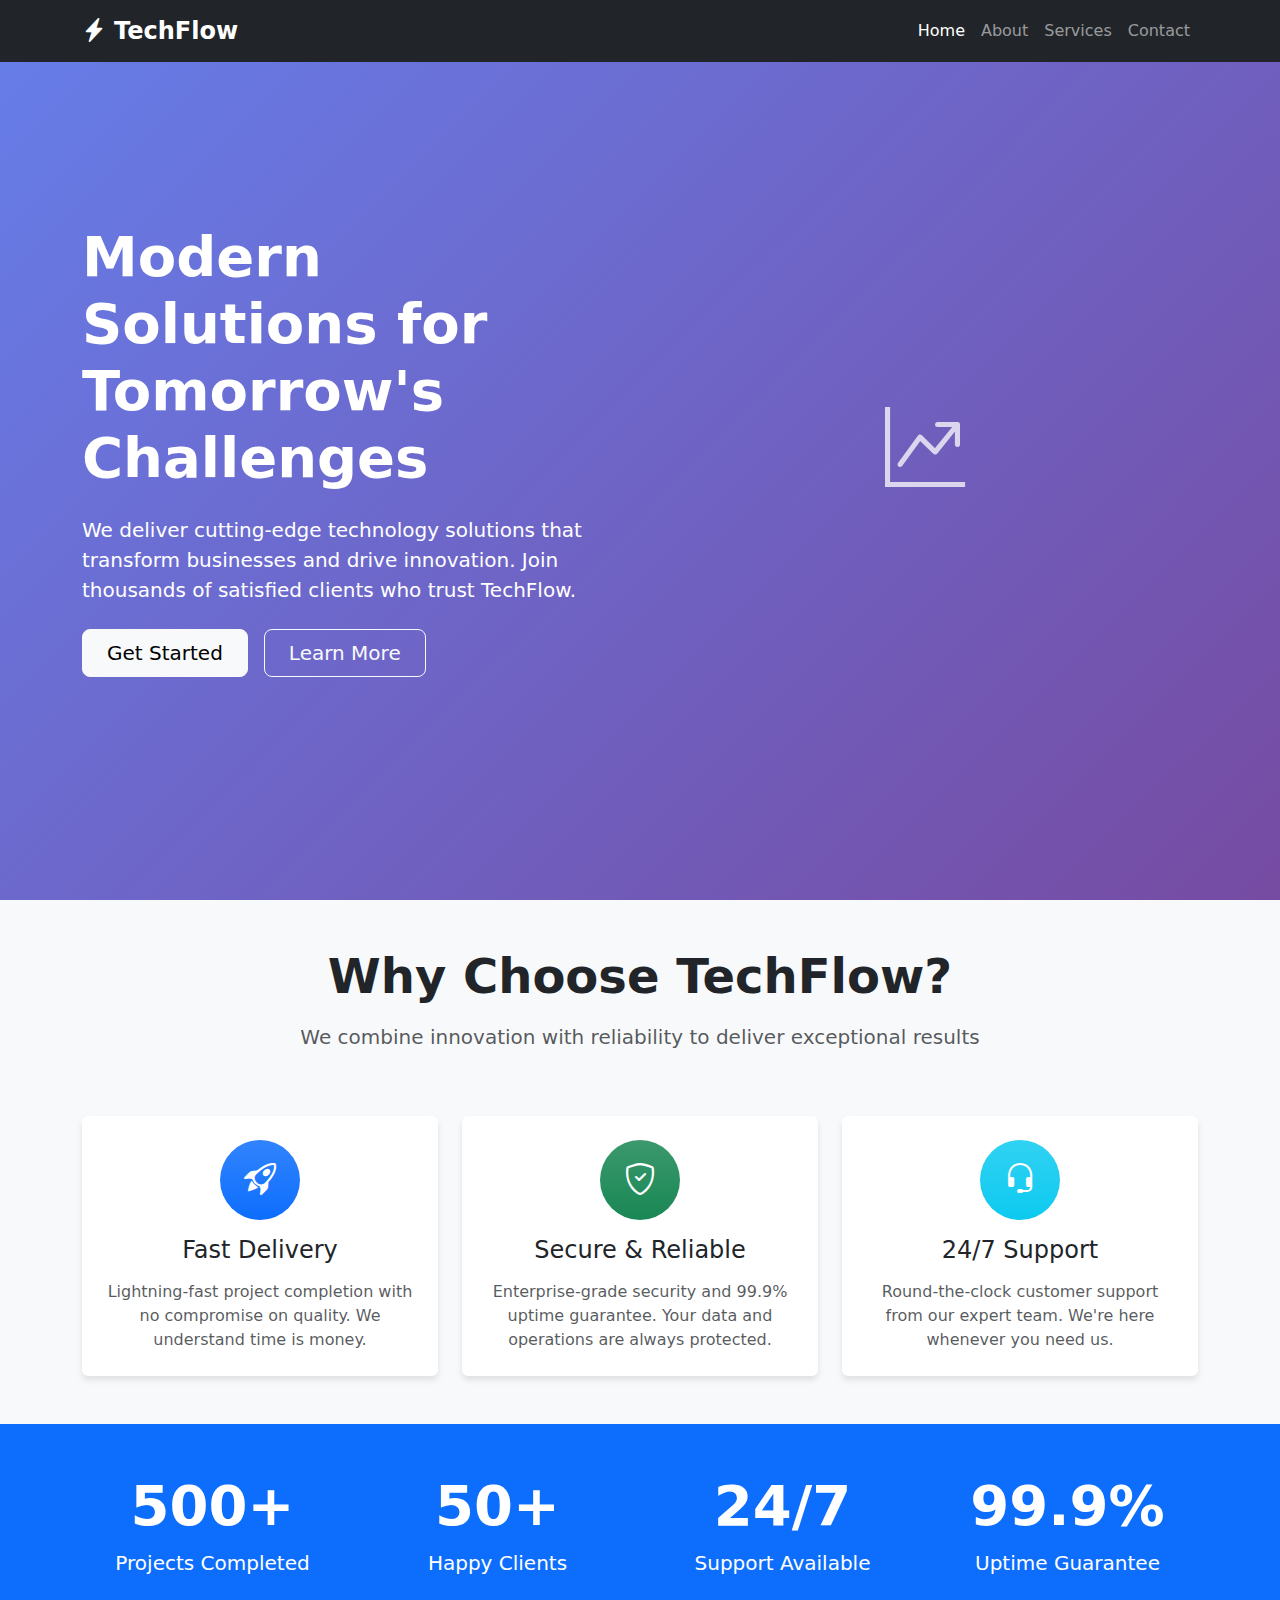
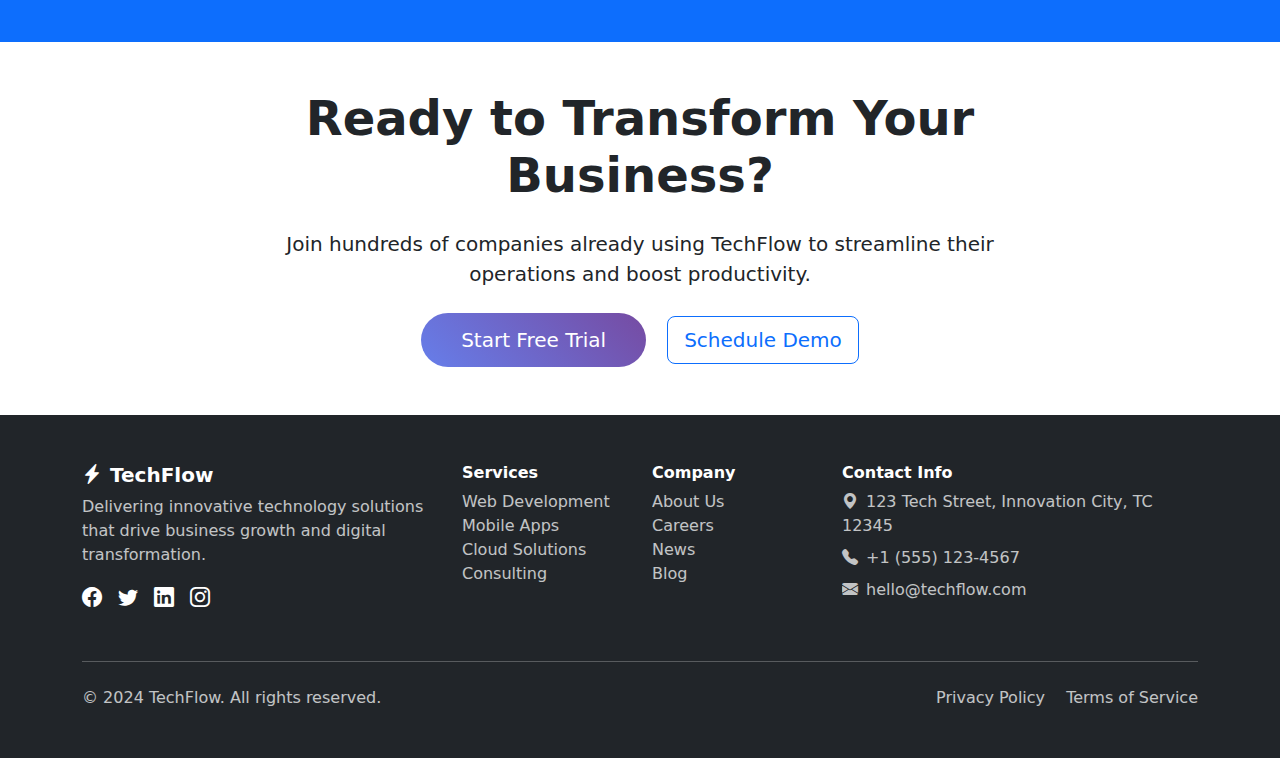
<file: index.html>
<!DOCTYPE html>
<html lang="en">
<head>
    <meta charset="UTF-8">
    <meta name="viewport" content="width=device-width, initial-scale=1.0">
    <title>TechFlow - Modern Solutions</title>
    <!-- Bootstrap 5 CSS -->
    <link href="https://cdn.jsdelivr.net/npm/bootstrap@5.3.2/dist/css/bootstrap.min.css" rel="stylesheet">
    <!-- Bootstrap Icons -->
    <link href="https://cdn.jsdelivr.net/npm/bootstrap-icons@1.11.0/font/bootstrap-icons.css" rel="stylesheet">
    <link rel="stylesheet" href="assests/css/style.css">
   
</head>
<body>
    <!-- Navigation -->
    <nav class="navbar navbar-expand-lg navbar-dark bg-dark fixed-top">
        <div class="container">
            <a class="navbar-brand" href="#"><i class="bi bi-lightning-charge-fill me-2"></i>TechFlow</a>
            <button class="navbar-toggler" type="button" data-bs-toggle="collapse" data-bs-target="#navbarNav">
                <span class="navbar-toggler-icon"></span>
            </button>
            <div class="collapse navbar-collapse" id="navbarNav">
                <ul class="navbar-nav ms-auto">
                    <li class="nav-item">
                        <a class="nav-link active" href="index.html">Home</a>
                    </li>
                    <li class="nav-item">
                        <a class="nav-link" href="about.html">About</a>
                    </li>
                   <li class="nav-item">
                        <a class="nav-link" href="about.html#services">Services</a>
                    </li>
                    <li class="nav-item">
                        <a class="nav-link" href="contact.html">Contact</a>
                    </li>
                </ul>
            </div>
        </div>
    </nav>

    <!-- Hero Section -->
    <section id="home" class="hero-section hero-section-1 text-white">
        <div class="container">
            <div class="row align-items-center">
                <div class="col-lg-6">
                    <h1 class="display-4 fw-bold mb-4">Modern Solutions for Tomorrow's Challenges</h1>
                    <p class="lead mb-4">We deliver cutting-edge technology solutions that transform businesses and drive innovation. Join thousands of satisfied clients who trust TechFlow.</p>
                    <div class="d-flex gap-3">
                        <button class="btn btn-light btn-lg px-4">Get Started</button>
                        <button class="btn btn-outline-light btn-lg px-4">Learn More</button>
                    </div>
                </div>
                <div class="col-lg-6 text-center">
                    <div class="p-5">
                        <i class="bi bi-graph-up-arrow display-1 text-white opacity-75"></i>
                    </div>
                </div>
            </div>
        </div>
    </section>

    <!-- Features Section -->
    <section class="py-5 bg-light">
        <div class="container">
            <div class="row mb-5">
                <div class="col-12 text-center">
                    <h2 class="display-5 fw-bold mb-3">Why Choose TechFlow?</h2>
                    <p class="lead text-muted">We combine innovation with reliability to deliver exceptional results</p>
                </div>
            </div>
            <div class="row g-4">
                <div class="col-md-4">
                    <div class="card feature-card h-100">
                        <div class="card-body text-center p-4">
                            <div class="bg-primary bg-gradient rounded-circle mx-auto mb-3 d-flex align-items-center justify-content-center" style="width: 80px; height: 80px;">
                                <i class="bi bi-rocket-takeoff text-white fs-2"></i>
                            </div>
                            <h4 class="card-title mb-3">Fast Delivery</h4>
                            <p class="card-text text-muted">Lightning-fast project completion with no compromise on quality. We understand time is money.</p>
                        </div>
                    </div>
                </div>
                <div class="col-md-4">
                    <div class="card feature-card h-100">
                        <div class="card-body text-center p-4">
                            <div class="bg-success bg-gradient rounded-circle mx-auto mb-3 d-flex align-items-center justify-content-center" style="width: 80px; height: 80px;">
                                <i class="bi bi-shield-check text-white fs-2"></i>
                            </div>
                            <h4 class="card-title mb-3">Secure & Reliable</h4>
                            <p class="card-text text-muted">Enterprise-grade security and 99.9% uptime guarantee. Your data and operations are always protected.</p>
                        </div>
                    </div>
                </div>
                <div class="col-md-4">
                    <div class="card feature-card h-100">
                        <div class="card-body text-center p-4">
                            <div class="bg-info bg-gradient rounded-circle mx-auto mb-3 d-flex align-items-center justify-content-center" style="width: 80px; height: 80px;">
                                <i class="bi bi-headset text-white fs-2"></i>
                            </div>
                            <h4 class="card-title mb-3">24/7 Support</h4>
                            <p class="card-text text-muted">Round-the-clock customer support from our expert team. We're here whenever you need us.</p>
                        </div>
                    </div>
                </div>
            </div>
        </div>
    </section>

    <!-- Stats Section -->
    <section class="py-5 bg-primary text-white">
        <div class="container">
            <div class="row text-center">
                <div class="col-md-3 mb-4 mb-md-0">
                    <h3 class="display-4 fw-bold">500+</h3>
                    <p class="lead">Projects Completed</p>
                </div>
                <div class="col-md-3 mb-4 mb-md-0">
                    <h3 class="display-4 fw-bold">50+</h3>
                    <p class="lead">Happy Clients</p>
                </div>
                <div class="col-md-3 mb-4 mb-md-0">
                    <h3 class="display-4 fw-bold">24/7</h3>
                    <p class="lead">Support Available</p>
                </div>
                <div class="col-md-3">
                    <h3 class="display-4 fw-bold">99.9%</h3>
                    <p class="lead">Uptime Guarantee</p>
                </div>
            </div>
        </div>
    </section>

    <!-- CTA Section -->
    <section class="py-5">
        <div class="container">
            <div class="row justify-content-center text-center">
                <div class="col-lg-8">
                    <h2 class="display-5 fw-bold mb-4">Ready to Transform Your Business?</h2>
                    <p class="lead mb-4">Join hundreds of companies already using TechFlow to streamline their operations and boost productivity.</p>
                    <button class="btn btn-custom btn-lg text-white me-3">Start Free Trial</button>
                    <button class="btn btn-outline-primary btn-lg">Schedule Demo</button>
                </div>
            </div>
        </div>
    </section>

    <!-- Footer -->
    <footer class="bg-dark text-white py-5">
        <div class="container">
            <div class="row">
                <div class="col-lg-4 mb-4">
                    <h5 class="fw-bold"><i class="bi bi-lightning-charge-fill me-2"></i>TechFlow</h5>
                    <p class="text-light opacity-75">Delivering innovative technology solutions that drive business growth and digital transformation.</p>
                    <div class="d-flex gap-3">
                        <a href="#" class="text-white"><i class="bi bi-facebook fs-5"></i></a>
                        <a href="#" class="text-white"><i class="bi bi-twitter fs-5"></i></a>
                        <a href="#" class="text-white"><i class="bi bi-linkedin fs-5"></i></a>
                        <a href="#" class="text-white"><i class="bi bi-instagram fs-5"></i></a>
                    </div>
                </div>
                <div class="col-lg-2 col-md-6 mb-4">
                    <h6 class="fw-bold">Services</h6>
                    <ul class="list-unstyled">
                        <li><a href="#" class="text-light text-decoration-none opacity-75">Web Development</a></li>
                        <li><a href="#" class="text-light text-decoration-none opacity-75">Mobile Apps</a></li>
                        <li><a href="#" class="text-light text-decoration-none opacity-75">Cloud Solutions</a></li>
                        <li><a href="#" class="text-light text-decoration-none opacity-75">Consulting</a></li>
                    </ul>
                </div>
                <div class="col-lg-2 col-md-6 mb-4">
                    <h6 class="fw-bold">Company</h6>
                    <ul class="list-unstyled">
                        <li><a href="#" class="text-light text-decoration-none opacity-75">About Us</a></li>
                        <li><a href="#" class="text-light text-decoration-none opacity-75">Careers</a></li>
                        <li><a href="#" class="text-light text-decoration-none opacity-75">News</a></li>
                        <li><a href="#" class="text-light text-decoration-none opacity-75">Blog</a></li>
                    </ul>
                </div>
                <div class="col-lg-4">
                    <h6 class="fw-bold">Contact Info</h6>
                    <p class="text-light opacity-75 mb-2"><i class="bi bi-geo-alt-fill me-2"></i>123 Tech Street, Innovation City, TC 12345</p>
                    <p class="text-light opacity-75 mb-2"><i class="bi bi-telephone-fill me-2"></i>+1 (555) 123-4567</p>
                    <p class="text-light opacity-75"><i class="bi bi-envelope-fill me-2"></i>hello@techflow.com</p>
                </div>
            </div>
            <hr class="my-4 opacity-25">
            <div class="row align-items-center">
                <div class="col-md-6">
                    <p class="mb-0 text-light opacity-75">&copy; 2024 TechFlow. All rights reserved.</p>
                </div>
                <div class="col-md-6 text-md-end">
                    <a href="#" class="text-light text-decoration-none opacity-75 me-3">Privacy Policy</a>
                    <a href="#" class="text-light text-decoration-none opacity-75">Terms of Service</a>
                </div>
            </div>
        </div>
    </footer>

    <!-- Bootstrap 5 JS -->
    <script src="https://cdn.jsdelivr.net/npm/bootstrap@5.3.2/dist/js/bootstrap.bundle.min.js"></script>
</body>
</html>
</file>
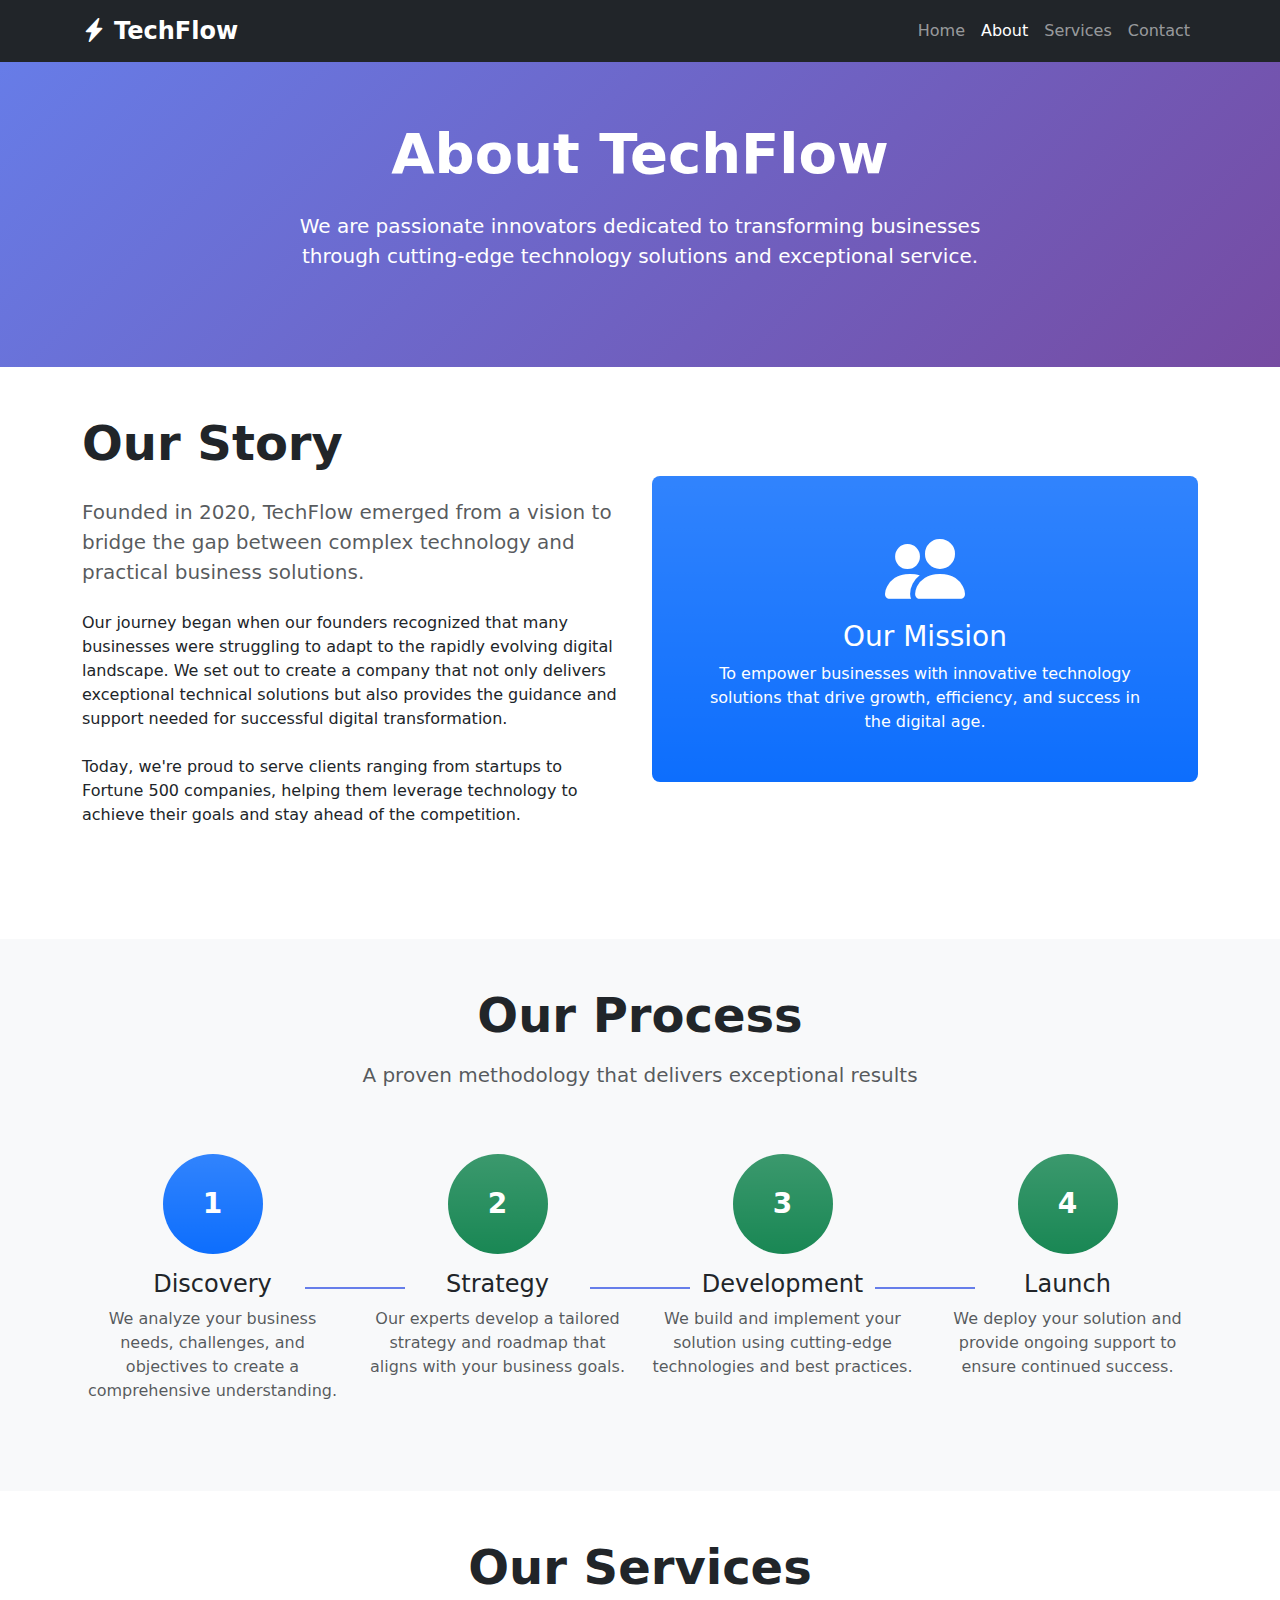
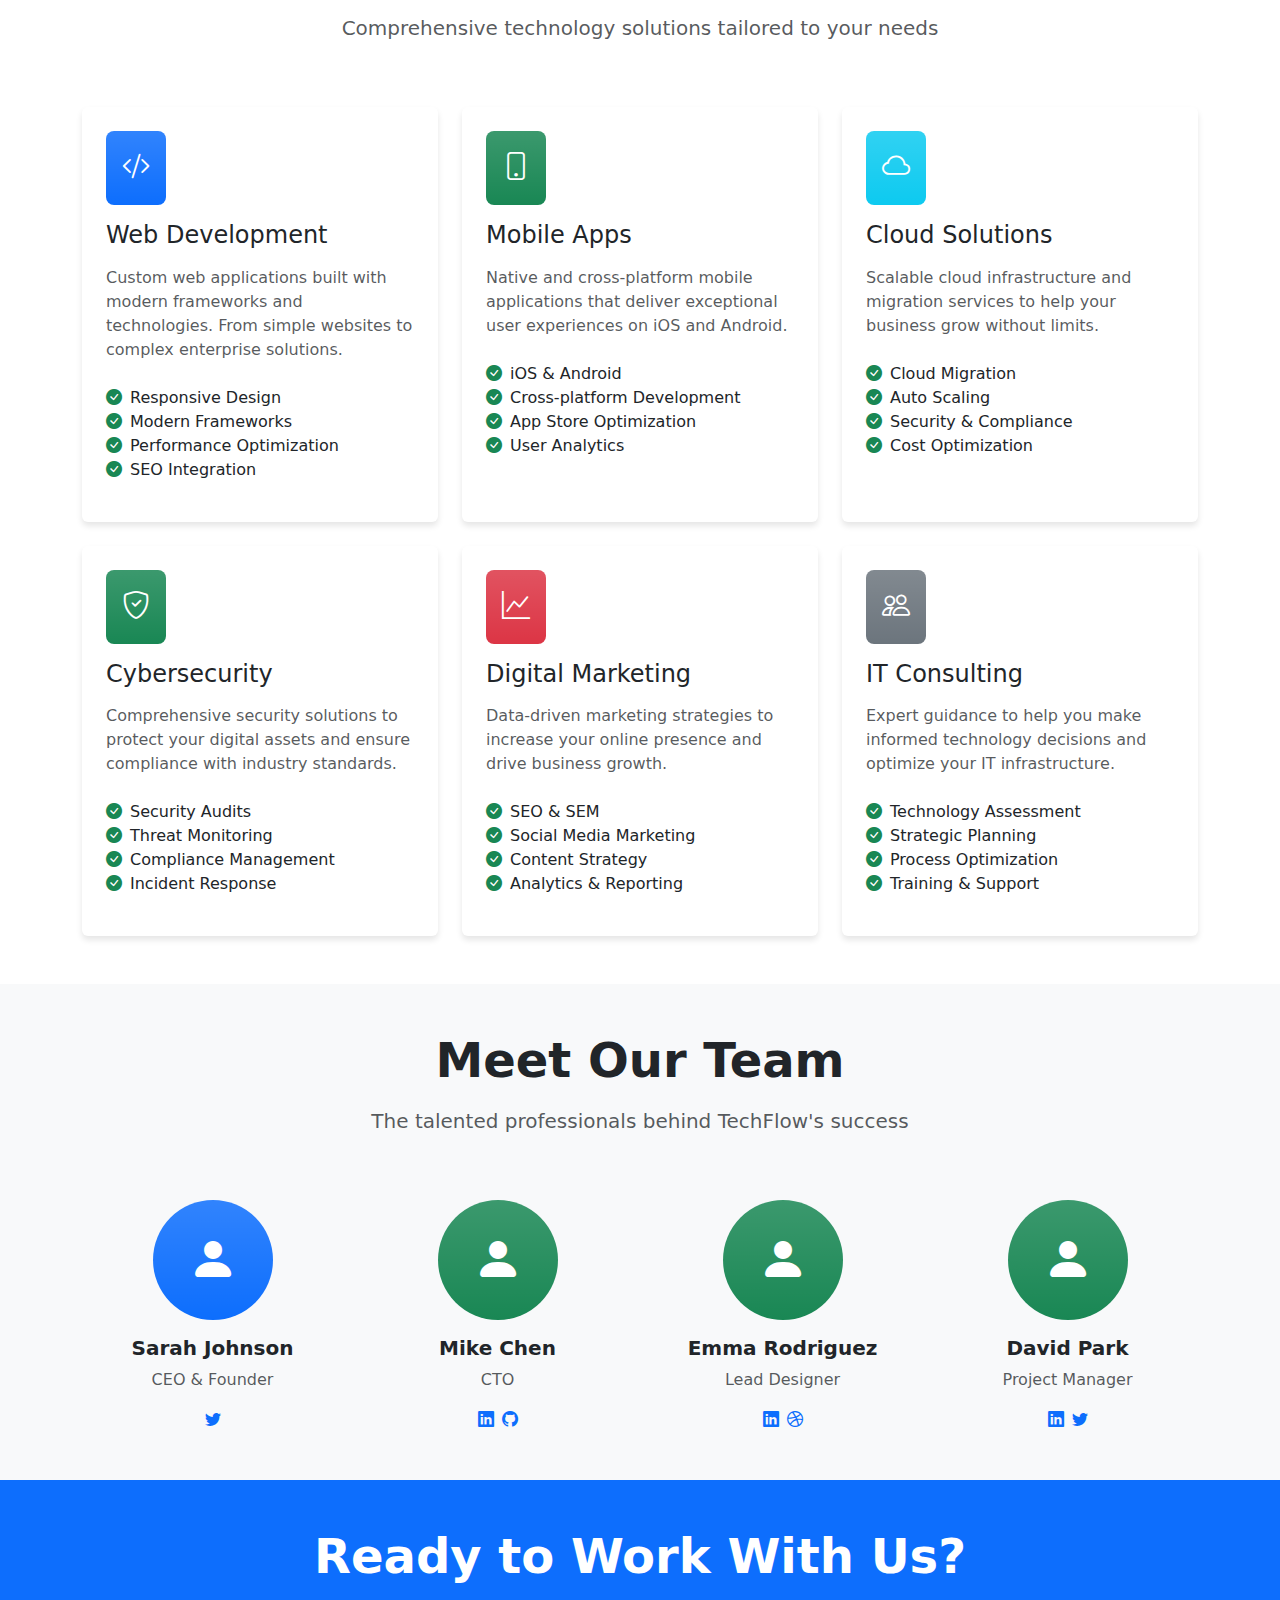
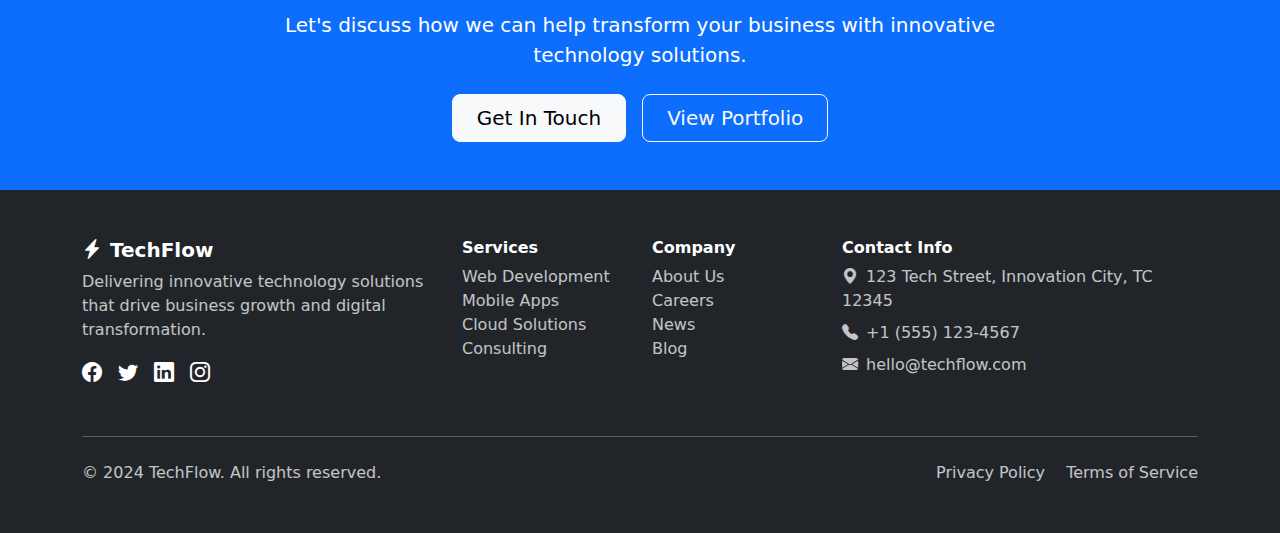
<file: about.html>
<!DOCTYPE html>
<html lang="en">
<head>
    <meta charset="UTF-8">
    <meta name="viewport" content="width=device-width, initial-scale=1.0">
    <title>About Us - TechFlow</title>
    <!-- Bootstrap 5 CSS -->
    <link href="https://cdn.jsdelivr.net/npm/bootstrap@5.3.2/dist/css/bootstrap.min.css" rel="stylesheet">
    <!-- Bootstrap Icons -->
    <link href="https://cdn.jsdelivr.net/npm/bootstrap-icons@1.11.0/font/bootstrap-icons.css" rel="stylesheet">
        <link rel="stylesheet" href="/assests/css/style.css">
</head>
<body>
    <!-- Navigation -->
    <nav class="navbar navbar-expand-lg navbar-dark bg-dark fixed-top">
        <div class="container">
            <a class="navbar-brand" href="index.html"><i class="bi bi-lightning-charge-fill me-2"></i>TechFlow</a>
            <button class="navbar-toggler" type="button" data-bs-toggle="collapse" data-bs-target="#navbarNav">
                <span class="navbar-toggler-icon"></span>
            </button>
            <div class="collapse navbar-collapse" id="navbarNav">
                <ul class="navbar-nav ms-auto">
                    <li class="nav-item">
                        <a class="nav-link" href="index.html">Home</a>
                    </li>
                    <li class="nav-item">
                        <a class="nav-link active" href="about.html">About</a>
                    </li>
                    <li class="nav-item">
                        <a class="nav-link" href="#services">Services</a>
                    </li>
                    <li class="nav-item">
                        <a class="nav-link" href="contact.html">Contact</a>
                    </li>
                </ul>
            </div>
        </div>
    </nav>

    <!-- Hero Section -->
    <section class="hero-about text-white text-center">
        <div class="container">
            <div class="row">
                <div class="col-lg-8 mx-auto">
                    <h1 class="display-4 fw-bold mb-4">About TechFlow</h1>
                    <p class="lead">We are passionate innovators dedicated to transforming businesses through cutting-edge technology solutions and exceptional service.</p>
                </div>
            </div>
        </div>
    </section>

    <!-- About Content -->
    <section class="py-5">
        <div class="container">
            <div class="row align-items-center mb-5">
                <div class="col-lg-6">
                    <h2 class="display-5 fw-bold mb-4">Our Story</h2>
                    <p class="lead text-muted mb-4">Founded in 2020, TechFlow emerged from a vision to bridge the gap between complex technology and practical business solutions.</p>
                    <p class="mb-4">Our journey began when our founders recognized that many businesses were struggling to adapt to the rapidly evolving digital landscape. We set out to create a company that not only delivers exceptional technical solutions but also provides the guidance and support needed for successful digital transformation.</p>
                    <p>Today, we're proud to serve clients ranging from startups to Fortune 500 companies, helping them leverage technology to achieve their goals and stay ahead of the competition.</p>
                </div>
                <div class="col-lg-6">
                    <div class="bg-primary bg-gradient rounded-3 p-5 text-white text-center">
                        <i class="bi bi-people-fill display-1 mb-3"></i>
                        <h3>Our Mission</h3>
                        <p class="mb-0">To empower businesses with innovative technology solutions that drive growth, efficiency, and success in the digital age.</p>
                    </div>
                </div>
            </div>
        </div>
    </section>

    <!-- Our Process -->
    <section class="py-5 bg-light">
        <div class="container">
            <div class="row mb-5">
                <div class="col-12 text-center">
                    <h2 class="display-5 fw-bold mb-3">Our Process</h2>
                    <p class="lead text-muted">A proven methodology that delivers exceptional results</p>
                </div>
            </div>
            <div class="row">
                <div class="col-md-3 process-step text-center mb-4">
                    <div class="bg-primary bg-gradient rounded-circle mx-auto mb-3 d-flex align-items-center justify-content-center" style="width: 100px; height: 100px;">
                        <span class="text-white fw-bold fs-3">1</span>
                    </div>
                    <h4>Discovery</h4>
                    <p class="text-muted">We analyze your business needs, challenges, and objectives to create a comprehensive understanding.</p>
                </div>
                <div class="col-md-3 process-step text-center mb-4">
                    <div class="bg-success bg-gradient rounded-circle mx-auto mb-3 d-flex align-items-center justify-content-center" style="width: 100px; height: 100px;">
                        <span class="text-white fw-bold fs-3">2</span>
                    </div>
                    <h4>Strategy</h4>
                    <p class="text-muted">Our experts develop a tailored strategy and roadmap that aligns with your business goals.</p>
                </div>
                <div class="col-md-3 process-step text-center mb-4">
                    <div class="bg-success bg-gradient rounded-circle mx-auto mb-3 d-flex align-items-center justify-content-center" style="width: 100px; height: 100px;">
                        <span class="text-white fw-bold fs-3">3</span>
                    </div>
                    <h4>Development</h4>
                    <p class="text-muted">We build and implement your solution using cutting-edge technologies and best practices.</p>
                </div>
                <div class="col-md-3 process-step text-center mb-4">
                    <div class=" bg-success bg-gradient rounded-circle mx-auto mb-3 d-flex align-items-center justify-content-center" style="width: 100px; height: 100px;">
                        <span class="text-white fw-bold fs-3">4</span>
                    </div>
                    <h4>Launch</h4>
                    <p class="text-muted">We deploy your solution and provide ongoing support to ensure continued success.</p>
                </div>
            </div>
        </div>
    </section>

    <!-- Services Section -->
    <section id="services" class="py-5">
        <div class="container">
            <div class="row mb-5">
                <div class="col-12 text-center">
                    <h2 class="display-5 fw-bold mb-3">Our Services</h2>
                    <p class="lead text-muted">Comprehensive technology solutions tailored to your needs</p>
                </div>
            </div>
            <div class="row g-4">
                <div class="col-lg-4 col-md-6">
                    <div class="card service-card h-100">
                        <div class="card-body p-4">
                            <div class="bg-primary bg-gradient rounded-3 p-3 mb-3 d-inline-block">
                                <i class="bi bi-code-slash text-white fs-3"></i>
                            </div>
                            <h4 class="card-title mb-3">Web Development</h4>
                            <p class="card-text text-muted mb-4">Custom web applications built with modern frameworks and technologies. From simple websites to complex enterprise solutions.</p>
                            <ul class="list-unstyled">
                                <li><i class="bi bi-check-circle-fill text-success me-2"></i>Responsive Design</li>
                                <li><i class="bi bi-check-circle-fill text-success me-2"></i>Modern Frameworks</li>
                                <li><i class="bi bi-check-circle-fill text-success me-2"></i>Performance Optimization</li>
                                <li><i class="bi bi-check-circle-fill text-success me-2"></i>SEO Integration</li>
                            </ul>
                        </div>
                    </div>
                </div>
                <div class="col-lg-4 col-md-6">
                    <div class="card service-card h-100">
                        <div class="card-body p-4">
                            <div class="bg-success bg-gradient rounded-3 p-3 mb-3 d-inline-block">
                                <i class="bi bi-phone text-white fs-3"></i>
                            </div>
                            <h4 class="card-title mb-3">Mobile Apps</h4>
                            <p class="card-text text-muted mb-4">Native and cross-platform mobile applications that deliver exceptional user experiences on iOS and Android.</p>
                            <ul class="list-unstyled">
                                <li><i class="bi bi-check-circle-fill text-success me-2"></i>iOS & Android</li>
                                <li><i class="bi bi-check-circle-fill text-success me-2"></i>Cross-platform Development</li>
                                <li><i class="bi bi-check-circle-fill text-success me-2"></i>App Store Optimization</li>
                                <li><i class="bi bi-check-circle-fill text-success me-2"></i>User Analytics</li>
                            </ul>
                        </div>
                    </div>
                </div>
                <div class="col-lg-4 col-md-6">
                    <div class="card service-card h-100">
                        <div class="card-body p-4">
                            <div class="bg-info bg-gradient rounded-3 p-3 mb-3 d-inline-block">
                                <i class="bi bi-cloud text-white fs-3"></i>
                            </div>
                            <h4 class="card-title mb-3">Cloud Solutions</h4>
                            <p class="card-text text-muted mb-4">Scalable cloud infrastructure and migration services to help your business grow without limits.</p>
                            <ul class="list-unstyled">
                                <li><i class="bi bi-check-circle-fill text-success me-2"></i>Cloud Migration</li>
                                <li><i class="bi bi-check-circle-fill text-success me-2"></i>Auto Scaling</li>
                                <li><i class="bi bi-check-circle-fill text-success me-2"></i>Security & Compliance</li>
                                <li><i class="bi bi-check-circle-fill text-success me-2"></i>Cost Optimization</li>
                            </ul>
                        </div>
                    </div>
                </div>
                <div class="col-lg-4 col-md-6">
                    <div class="card service-card h-100">
                        <div class="card-body p-4">
                            <div class="bg-success bg-gradient rounded-3 p-3 mb-3 d-inline-block">
                                <i class="bi bi-shield-check text-white fs-3"></i>
                            </div>
                            <h4 class="card-title mb-3">Cybersecurity</h4>
                            <p class="card-text text-muted mb-4">Comprehensive security solutions to protect your digital assets and ensure compliance with industry standards.</p>
                            <ul class="list-unstyled">
                                <li><i class="bi bi-check-circle-fill text-success me-2"></i>Security Audits</li>
                                <li><i class="bi bi-check-circle-fill text-success me-2"></i>Threat Monitoring</li>
                                <li><i class="bi bi-check-circle-fill text-success me-2"></i>Compliance Management</li>
                                <li><i class="bi bi-check-circle-fill text-success me-2"></i>Incident Response</li>
                            </ul>
                        </div>
                    </div>
                </div>
                <div class="col-lg-4 col-md-6">
                    <div class="card service-card h-100">
                        <div class="card-body p-4">
                            <div class="bg-danger bg-gradient rounded-3 p-3 mb-3 d-inline-block">
                                <i class="bi bi-graph-up text-white fs-3"></i>
                            </div>
                            <h4 class="card-title mb-3">Digital Marketing</h4>
                            <p class="card-text text-muted mb-4">Data-driven marketing strategies to increase your online presence and drive business growth.</p>
                            <ul class="list-unstyled">
                                <li><i class="bi bi-check-circle-fill text-success me-2"></i>SEO & SEM</li>
                                <li><i class="bi bi-check-circle-fill text-success me-2"></i>Social Media Marketing</li>
                                <li><i class="bi bi-check-circle-fill text-success me-2"></i>Content Strategy</li>
                                <li><i class="bi bi-check-circle-fill text-success me-2"></i>Analytics & Reporting</li>
                            </ul>
                        </div>
                    </div>
                </div>
                <div class="col-lg-4 col-md-6">
                    <div class="card service-card h-100">
                        <div class="card-body p-4">
                            <div class="bg-secondary bg-gradient rounded-3 p-3 mb-3 d-inline-block">
                                <i class="bi bi-people text-white fs-3"></i>
                            </div>
                            <h4 class="card-title mb-3">IT Consulting</h4>
                            <p class="card-text text-muted mb-4">Expert guidance to help you make informed technology decisions and optimize your IT infrastructure.</p>
                            <ul class="list-unstyled">
                                <li><i class="bi bi-check-circle-fill text-success me-2"></i>Technology Assessment</li>
                                <li><i class="bi bi-check-circle-fill text-success me-2"></i>Strategic Planning</li>
                                <li><i class="bi bi-check-circle-fill text-success me-2"></i>Process Optimization</li>
                                <li><i class="bi bi-check-circle-fill text-success me-2"></i>Training & Support</li>
                            </ul>
                        </div>
                    </div>
                </div>
            </div>
        </div>
    </section>

    <!-- Team Section -->
    <section class="py-5 bg-light">
        <div class="container">
            <div class="row mb-5">
                <div class="col-12 text-center">
                    <h2 class="display-5 fw-bold mb-3">Meet Our Team</h2>
                    <p class="lead text-muted">The talented professionals behind TechFlow's success</p>
                </div>
            </div>
            <div class="row g-4">
                <div class="col-lg-3 col-md-6">
                    <div class="text-center team-member">
                        <div class="bg-primary bg-gradient rounded-circle mx-auto mb-3 d-flex align-items-center justify-content-center" style="width: 120px; height: 120px;">
                            <i class="bi bi-person-fill text-white" style="font-size: 3rem;"></i>
                        </div>
                        <h5 class="fw-bold">Sarah Johnson</h5>
                        <p class="text-muted">CEO & Founder</p>
                        <div class="d-flex justify-content-center gap-2">
                            <a href="#" class="text-primary"><i class="bi bi-twitter"></i></a>
                        </div>
                    </div>
                </div>
                <div class="col-lg-3 col-md-6">
                    <div class="text-center team-member">
                        <div class="bg-success bg-gradient rounded-circle mx-auto mb-3 d-flex align-items-center justify-content-center" style="width: 120px; height: 120px;">
                            <i class="bi bi-person-fill text-white" style="font-size: 3rem;"></i>
                        </div>
                        <h5 class="fw-bold">Mike Chen</h5>
                        <p class="text-muted">CTO</p>
                        <div class="d-flex justify-content-center gap-2">
                            <a href="#" class="text-primary"><i class="bi bi-linkedin"></i></a>
                            <a href="#" class="text-primary"><i class="bi bi-github"></i></a>
                        </div>
                    </div>
                </div>
                <div class="col-lg-3 col-md-6">
                    <div class="text-center team-member">
                        <div class="bg-success bg-gradient rounded-circle mx-auto mb-3 d-flex align-items-center justify-content-center" style="width: 120px; height: 120px;">
                            <i class="bi bi-person-fill text-white" style="font-size: 3rem;"></i>
                        </div>
                        <h5 class="fw-bold">Emma Rodriguez</h5>
                        <p class="text-muted">Lead Designer</p>
                        <div class="d-flex justify-content-center gap-2">
                            <a href="#" class="text-primary"><i class="bi bi-linkedin"></i></a>
                            <a href="#" class="text-primary"><i class="bi bi-dribbble"></i></a>
                        </div>
                    </div>
                </div>
                <div class="col-lg-3 col-md-6">
                    <div class="text-center team-member">
                        <div class="bg-success bg-gradient rounded-circle mx-auto mb-3 d-flex align-items-center justify-content-center" style="width: 120px; height: 120px;">
                            <i class="bi bi-person-fill text-white" style="font-size: 3rem;"></i>
                        </div>
                        <h5 class="fw-bold">David Park</h5>
                        <p class="text-muted">Project Manager</p>
                        <div class="d-flex justify-content-center gap-2">
                            <a href="#" class="text-primary"><i class="bi bi-linkedin"></i></a>
                            <a href="#" class="text-primary"><i class="bi bi-twitter"></i></a>
                        </div>
                    </div>
                </div>
            </div>
        </div>
    </section>

    <!-- CTA Section -->
    <section class="py-5 bg-primary text-white">
        <div class="container">
            <div class="row justify-content-center text-center">
                <div class="col-lg-8">
                    <h2 class="display-5 fw-bold mb-4">Ready to Work With Us?</h2>
                    <p class="lead mb-4">Let's discuss how we can help transform your business with innovative technology solutions.</p>
                    <div class="d-flex gap-3 justify-content-center">
                        <a href="contact.html" class="btn btn-light btn-lg px-4">Get In Touch</a>
                        <button class="btn btn-outline-light btn-lg px-4">View Portfolio</button>
                    </div>
                </div>
            </div>
        </div>
    </section>

    <!-- Footer -->
    <footer class="bg-dark text-white py-5">
        <div class="container">
            <div class="row">
                <div class="col-lg-4 mb-4">
                    <h5 class="fw-bold"><i class="bi bi-lightning-charge-fill me-2"></i>TechFlow</h5>
                    <p class="text-light opacity-75">Delivering innovative technology solutions that drive business growth and digital transformation.</p>
                    <div class="d-flex gap-3">
                        <a href="#" class="text-white"><i class="bi bi-facebook fs-5"></i></a>
                        <a href="#" class="text-white"><i class="bi bi-twitter fs-5"></i></a>
                        <a href="#" class="text-white"><i class="bi bi-linkedin fs-5"></i></a>
                        <a href="#" class="text-white"><i class="bi bi-instagram fs-5"></i></a>
                    </div>
                </div>
                <div class="col-lg-2 col-md-6 mb-4">
                    <h6 class="fw-bold">Services</h6>
                    <ul class="list-unstyled">
                        <li><a href="#" class="text-light text-decoration-none opacity-75">Web Development</a></li>
                        <li><a href="#" class="text-light text-decoration-none opacity-75">Mobile Apps</a></li>
                        <li><a href="#" class="text-light text-decoration-none opacity-75">Cloud Solutions</a></li>
                        <li><a href="#" class="text-light text-decoration-none opacity-75">Consulting</a></li>
                    </ul>
                </div>
                <div class="col-lg-2 col-md-6 mb-4">
                    <h6 class="fw-bold">Company</h6>
                    <ul class="list-unstyled">
                        <li><a href="about.html" class="text-light text-decoration-none opacity-75">About Us</a></li>
                        <li><a href="#" class="text-light text-decoration-none opacity-75">Careers</a></li>
                        <li><a href="#" class="text-light text-decoration-none opacity-75">News</a></li>
                        <li><a href="#" class="text-light text-decoration-none opacity-75">Blog</a></li>
                    </ul>
                </div>
                <div class="col-lg-4">
                    <h6 class="fw-bold">Contact Info</h6>
                    <p class="text-light opacity-75 mb-2"><i class="bi bi-geo-alt-fill me-2"></i>123 Tech Street, Innovation City, TC 12345</p>
                    <p class="text-light opacity-75 mb-2"><i class="bi bi-telephone-fill me-2"></i>+1 (555) 123-4567</p>
                    <p class="text-light opacity-75"><i class="bi bi-envelope-fill me-2"></i>hello@techflow.com</p>
                </div>
            </div>
            <hr class="my-4 opacity-25">
            <div class="row align-items-center">
                <div class="col-md-6">
                    <p class="mb-0 text-light opacity-75">&copy; 2024 TechFlow. All rights reserved.</p>
                </div>
                <div class="col-md-6 text-md-end">
                    <a href="#" class="text-light text-decoration-none opacity-75 me-3">Privacy Policy</a>
                    <a href="#" class="text-light text-decoration-none opacity-75">Terms of Service</a>
                </div>
            </div>
        </div>
    </footer>

    <!-- Bootstrap 5 JS -->
    <script src="https://cdn.jsdelivr.net/npm/bootstrap@5.3.2/dist/js/bootstrap.bundle.min.js"></script>
</body>
</html>
</file>
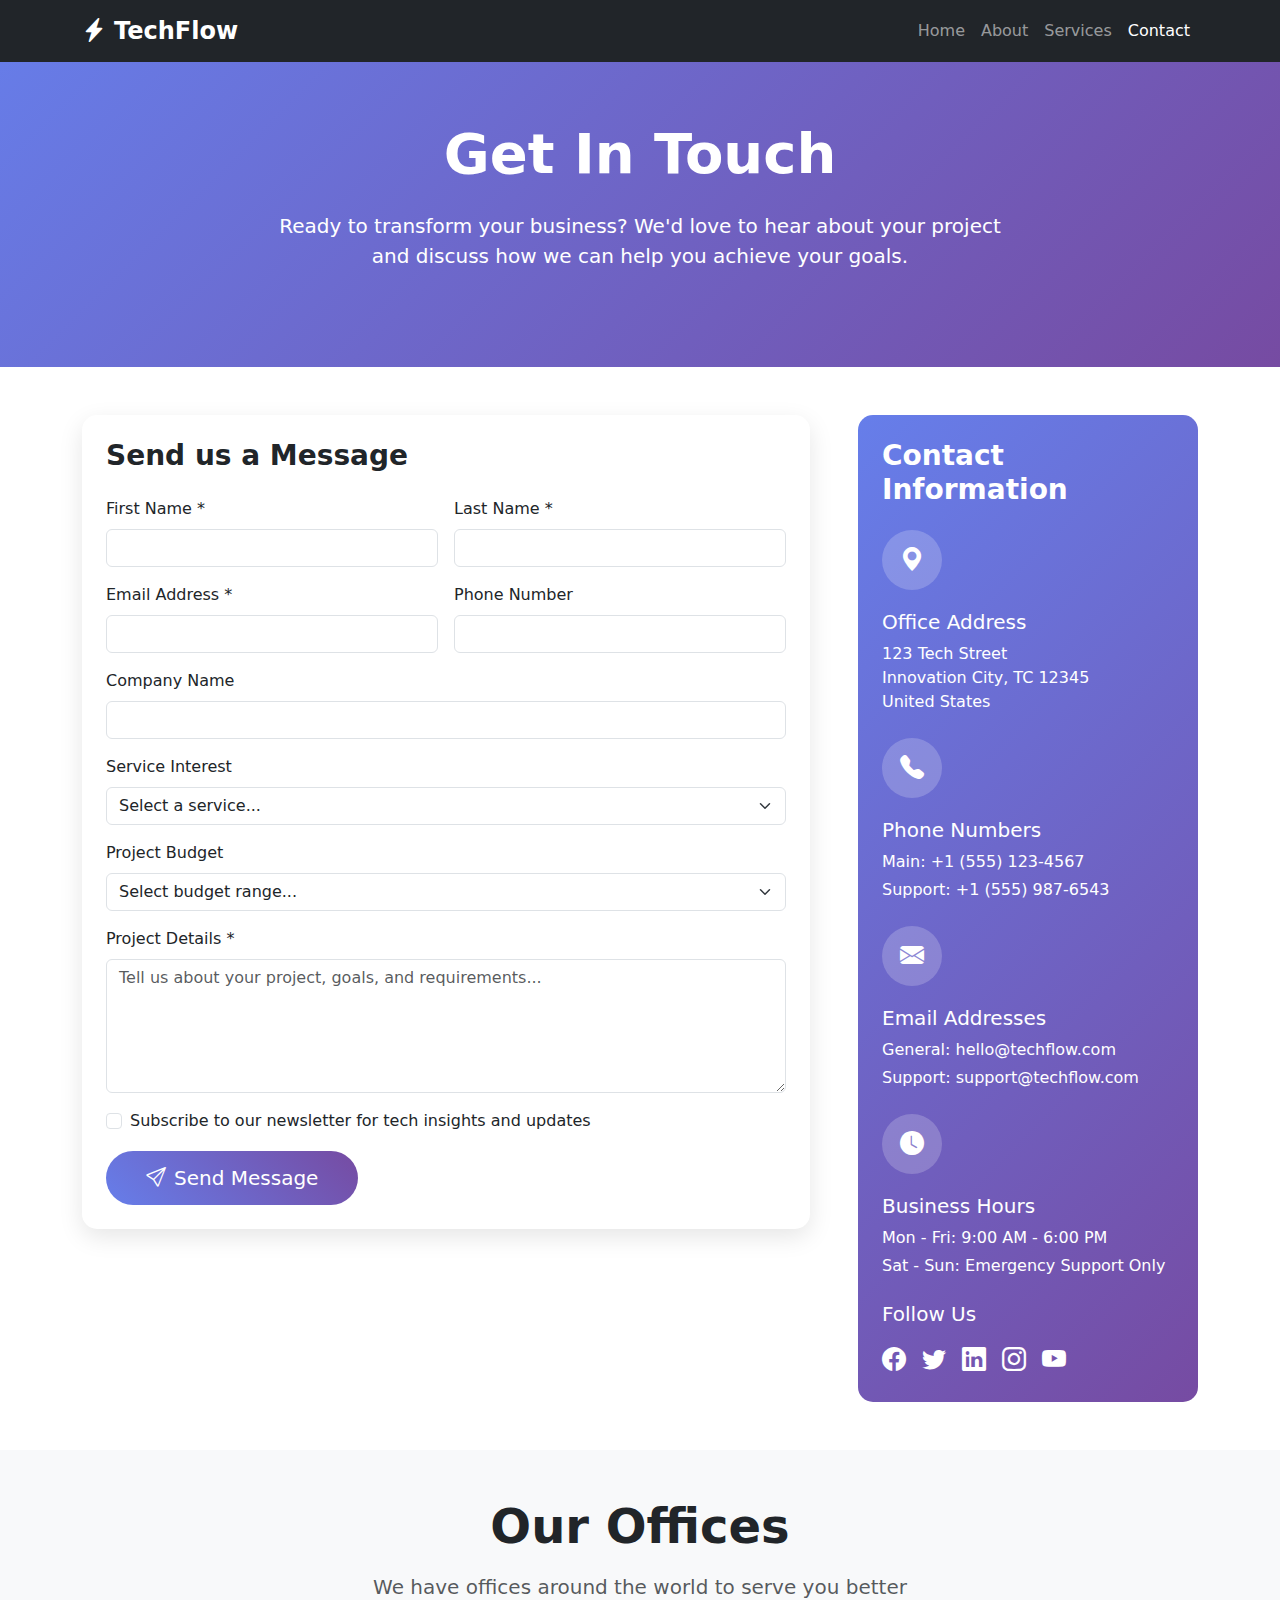
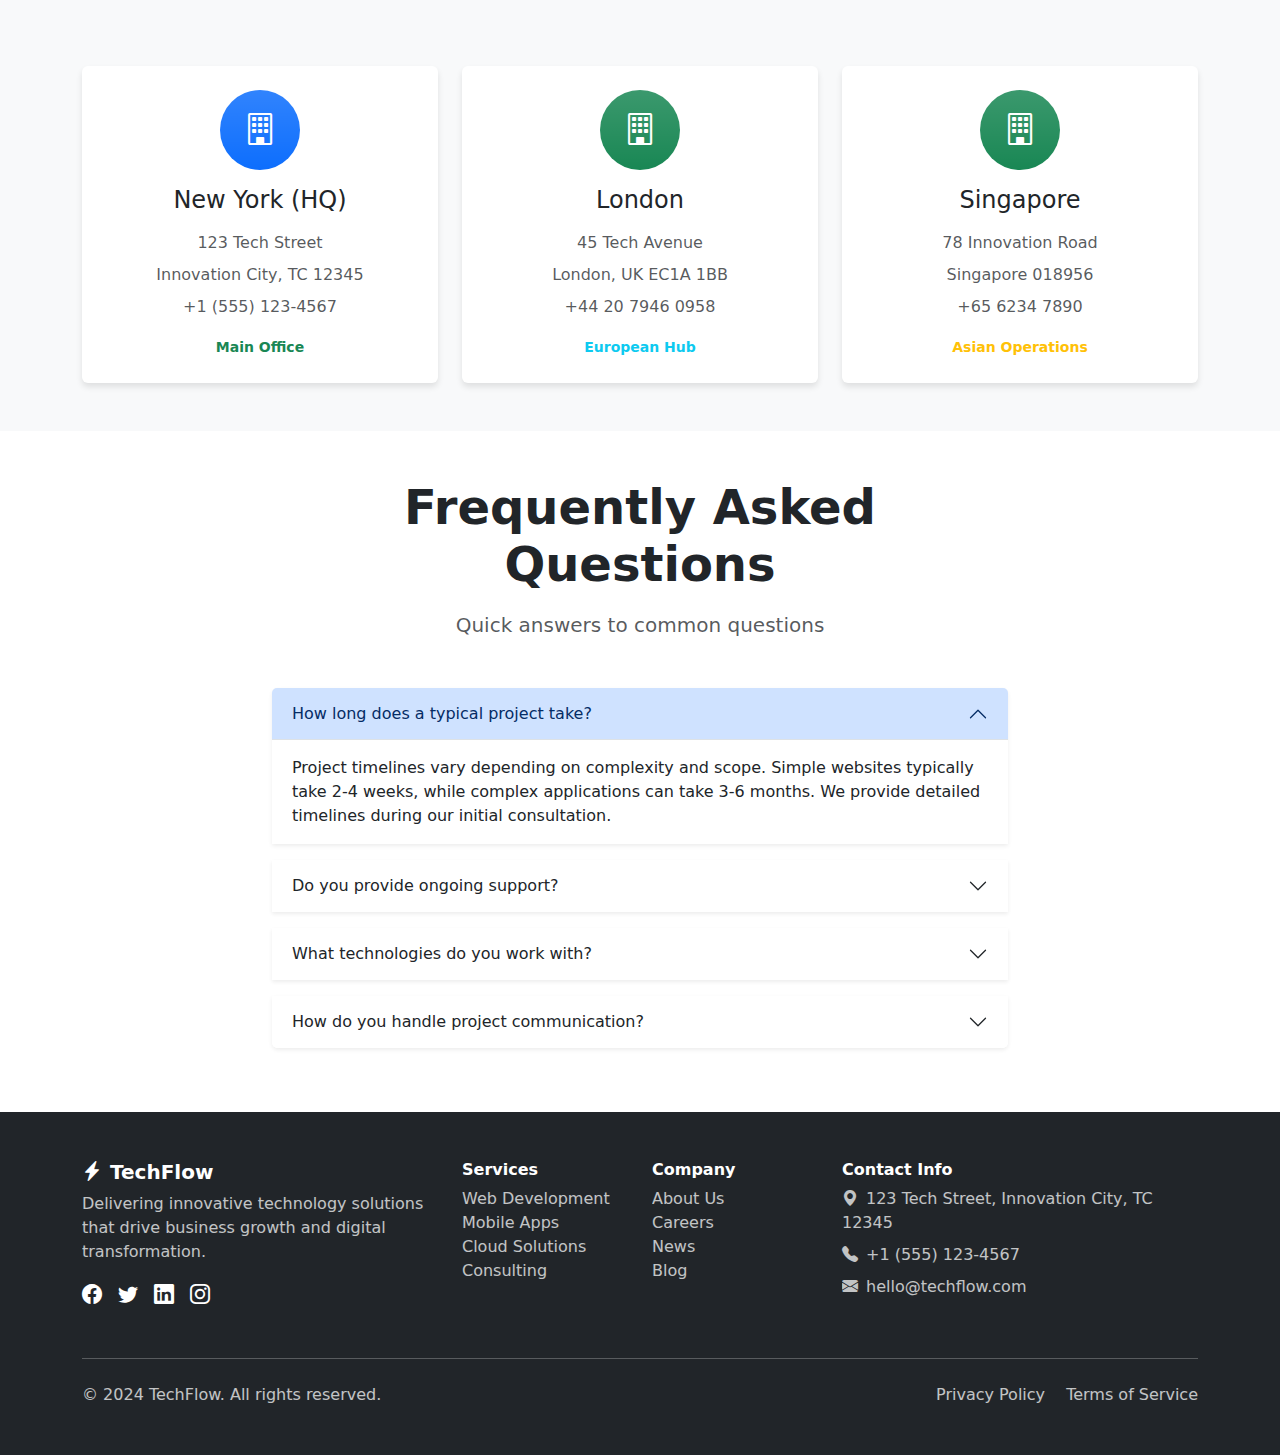
<file: contact.html>
<!DOCTYPE html>
<html lang="en">
<head>
    <meta charset="UTF-8">
    <meta name="viewport" content="width=device-width, initial-scale=1.0">
    <title>Contact Us - TechFlow</title>
    <!-- Bootstrap 5 CSS -->
    <link href="https://cdn.jsdelivr.net/npm/bootstrap@5.3.2/dist/css/bootstrap.min.css" rel="stylesheet">
    <!-- Bootstrap Icons -->
    <link href="https://cdn.jsdelivr.net/npm/bootstrap-icons@1.11.0/font/bootstrap-icons.css" rel="stylesheet">
    <link rel="stylesheet" href="/assests/css/style.css">
</head>
<body>
    <!-- Navigation -->
    <nav class="navbar navbar-expand-lg navbar-dark bg-dark fixed-top">
        <div class="container">
            <a class="navbar-brand" href="index.html"><i class="bi bi-lightning-charge-fill me-2"></i>TechFlow</a>
            <button class="navbar-toggler" type="button" data-bs-toggle="collapse" data-bs-target="#navbarNav">
                <span class="navbar-toggler-icon"></span>
            </button>
            <div class="collapse navbar-collapse" id="navbarNav">
                <ul class="navbar-nav ms-auto">
                    <li class="nav-item">
                        <a class="nav-link" href="index.html">Home</a>
                    </li>
                    <li class="nav-item">
                        <a class="nav-link" href="about.html">About</a>
                    </li>
                    <li class="nav-item">
                        <a class="nav-link" href="about.html#services">Services</a>
                    </li>
                    <li class="nav-item">
                        <a class="nav-link active" href="contact.html">Contact</a>
                    </li>
                </ul>
            </div>
        </div>
    </nav>

    <!-- Hero Section -->
    <section class="hero-contact text-white text-center">
        <div class="container">
            <div class="row">
                <div class="col-lg-8 mx-auto">
                    <h1 class="display-4 fw-bold mb-4">Get In Touch</h1>
                    <p class="lead">Ready to transform your business? We'd love to hear about your project and discuss how we can help you achieve your goals.</p>
                </div>
            </div>
        </div>
    </section>

    <!-- Contact Form & Info Section -->
    <section class="py-5">
        <div class="container">
            <div class="row g-5">
                <!-- Contact Form -->
                <div class="col-lg-8">
                    <div class="card contact-card p-4">
                        <h3 class="fw-bold mb-4">Send us a Message</h3>
                        <form id="contactForm">
                            <div class="row g-3">
                                <div class="col-md-6">
                                    <label for="firstName" class="form-label">First Name *</label>
                                    <input type="text" class="form-control" id="firstName" required>
                                </div>
                                <div class="col-md-6">
                                    <label for="lastName" class="form-label">Last Name *</label>
                                    <input type="text" class="form-control" id="lastName" required>
                                </div>
                                <div class="col-md-6">
                                    <label for="email" class="form-label">Email Address *</label>
                                    <input type="email" class="form-control" id="email" required>
                                </div>
                                <div class="col-md-6">
                                    <label for="phone" class="form-label">Phone Number</label>
                                    <input type="tel" class="form-control" id="phone">
                                </div>
                                <div class="col-12">
                                    <label for="company" class="form-label">Company Name</label>
                                    <input type="text" class="form-control" id="company">
                                </div>
                                <div class="col-12">
                                    <label for="service" class="form-label">Service Interest</label>
                                    <select class="form-select" id="service">
                                        <option value="">Select a service...</option>
                                        <option value="web-development">Web Development</option>
                                        <option value="mobile-apps">Mobile App Development</option>
                                        <option value="cloud-solutions">Cloud Solutions</option>
                                        <option value="cybersecurity">Cybersecurity</option>
                                        <option value="digital-marketing">Digital Marketing</option>
                                        <option value="it-consulting">IT Consulting</option>
                                        <option value="other">Other</option>
                                    </select>
                                </div>
                                <div class="col-12">
                                    <label for="budget" class="form-label">Project Budget</label>
                                    <select class="form-select" id="budget">
                                        <option value="">Select budget range...</option>
                                        <option value="under-10k">Under $10,000</option>
                                        <option value="10k-25k">$10,000 - $25,000</option>
                                        <option value="25k-50k">$25,000 - $50,000</option>
                                        <option value="50k-100k">$50,000 - $100,000</option>
                                        <option value="over-100k">Over $100,000</option>
                                    </select>
                                </div>
                                <div class="col-12">
                                    <label for="message" class="form-label">Project Details *</label>
                                    <textarea class="form-control" id="message" rows="5" placeholder="Tell us about your project, goals, and requirements..." required></textarea>
                                </div>
                                <div class="col-12">
                                    <div class="form-check">
                                        <input class="form-check-input" type="checkbox" id="newsletter">
                                        <label class="form-check-label" for="newsletter">
                                            Subscribe to our newsletter for tech insights and updates
                                        </label>
                                    </div>
                                </div>
                                <div class="col-12">
                                    <button type="submit" class="btn btn-custom text-white btn-lg">
                                        <i class="bi bi-send me-2"></i>Send Message
                                    </button>
                                </div>
                            </div>
                        </form>
                    </div>
                </div>

                <!-- Contact Information -->
                <div class="col-lg-4">
                    <div class="contact-info-card p-4 h-100">
                        <h3 class="fw-bold mb-4">Contact Information</h3>
                        
                        <div class="mb-4">
                            <div class="contact-icon">
                                <i class="bi bi-geo-alt-fill fs-4"></i>
                            </div>
                            <h5>Office Address</h5>
                            <p class="mb-0 opacity-90">123 Tech Street<br>Innovation City, TC 12345<br>United States</p>
                        </div>

                        <div class="mb-4">
                            <div class="contact-icon">
                                <i class="bi bi-telephone-fill fs-4"></i>
                            </div>
                            <h5>Phone Numbers</h5>
                            <p class="mb-1 opacity-90">Main: +1 (555) 123-4567</p>
                            <p class="mb-0 opacity-90">Support: +1 (555) 987-6543</p>
                        </div>

                        <div class="mb-4">
                            <div class="contact-icon">
                                <i class="bi bi-envelope-fill fs-4"></i>
                            </div>
                            <h5>Email Addresses</h5>
                            <p class="mb-1 opacity-90">General: hello@techflow.com</p>
                            <p class="mb-0 opacity-90">Support: support@techflow.com</p>
                        </div>

                        <div class="mb-4">
                            <div class="contact-icon">
                                <i class="bi bi-clock-fill fs-4"></i>
                            </div>
                            <h5>Business Hours</h5>
                            <p class="mb-1 opacity-90">Mon - Fri: 9:00 AM - 6:00 PM</p>
                            <p class="mb-0 opacity-90">Sat - Sun: Emergency Support Only</p>
                        </div>

                        <div>
                            <h5 class="mb-3">Follow Us</h5>
                            <div class="d-flex gap-3">
                                <a href="#" class="text-white fs-4"><i class="bi bi-facebook"></i></a>
                                <a href="#" class="text-white fs-4"><i class="bi bi-twitter"></i></a>
                                <a href="#" class="text-white fs-4"><i class="bi bi-linkedin"></i></a>
                                <a href="#" class="text-white fs-4"><i class="bi bi-instagram"></i></a>
                                <a href="#" class="text-white fs-4"><i class="bi bi-youtube"></i></a>
                            </div>
                        </div>
                    </div>
                </div>
            </div>
        </div>
    </section>

    <!-- Office Locations -->
    <section class="py-5 bg-light">
        <div class="container">
            <div class="row mb-5">
                <div class="col-12 text-center">
                    <h2 class="display-5 fw-bold mb-3">Our Offices</h2>
                    <p class="lead text-muted">We have offices around the world to serve you better</p>
                </div>
            </div>
            <div class="row g-4">
                <div class="col-lg-4 col-md-6">
                    <div class="card office-card h-100">
                        <div class="card-body text-center p-4">
                            <div class="bg-primary bg-gradient rounded-circle mx-auto mb-3 d-flex align-items-center justify-content-center" style="width: 80px; height: 80px;">
                                <i class="bi bi-building text-white fs-2"></i>
                            </div>
                            <h4 class="card-title mb-3">New York (HQ)</h4>
                            <p class="text-muted mb-2">123 Tech Street</p>
                            <p class="text-muted mb-2">Innovation City, TC 12345</p>
                            <p class="text-muted mb-3">+1 (555) 123-4567</p>
                            <small class="text-success fw-bold">Main Office</small>
                        </div>
                    </div>
                </div>
                <div class="col-lg-4 col-md-6">
                    <div class="card office-card h-100">
                        <div class="card-body text-center p-4">
                            <div class="bg-success bg-gradient rounded-circle mx-auto mb-3 d-flex align-items-center justify-content-center" style="width: 80px; height: 80px;">
                                <i class="bi bi-building text-white fs-2"></i>
                            </div>
                            <h4 class="card-title mb-3">London</h4>
                            <p class="text-muted mb-2">45 Tech Avenue</p>
                            <p class="text-muted mb-2">London, UK EC1A 1BB</p>
                            <p class="text-muted mb-3">+44 20 7946 0958</p>
                            <small class="text-info fw-bold">European Hub</small>
                        </div>
                    </div>
                </div>
                <div class="col-lg-4 col-md-6">
                    <div class="card office-card h-100">
                        <div class="card-body text-center p-4">
                            <div class="bg-success bg-gradient rounded-circle mx-auto mb-3 d-flex align-items-center justify-content-center" style="width: 80px; height: 80px;">
                                <i class="bi bi-building text-white fs-2"></i>
                            </div>
                            <h4 class="card-title mb-3">Singapore</h4>
                            <p class="text-muted mb-2">78 Innovation Road</p>
                            <p class="text-muted mb-2">Singapore 018956</p>
                            <p class="text-muted mb-3">+65 6234 7890</p>
                            <small class="text-warning fw-bold">Asian Operations</small>
                        </div>
                    </div>
                </div>
            </div>
        </div>
    </section>

    <!-- FAQ Section -->
    <section class="py-5">
        <div class="container">
            <div class="row justify-content-center">
                <div class="col-lg-8">
                    <div class="text-center mb-5">
                        <h2 class="display-5 fw-bold mb-3">Frequently Asked Questions</h2>
                        <p class="lead text-muted">Quick answers to common questions</p>
                    </div>
                    
                    <div class="accordion" id="faqAccordion">
                        <div class="accordion-item mb-3 border-0 shadow-sm">
                            <h2 class="accordion-header">
                                <button class="accordion-button" type="button" data-bs-toggle="collapse" data-bs-target="#faq1">
                                    How long does a typical project take?
                                </button>
                            </h2>
                            <div id="faq1" class="accordion-collapse collapse show" data-bs-parent="#faqAccordion">
                                <div class="accordion-body">
                                    Project timelines vary depending on complexity and scope. Simple websites typically take 2-4 weeks, while complex applications can take 3-6 months. We provide detailed timelines during our initial consultation.
                                </div>
                            </div>
                        </div>

                        <div class="accordion-item mb-3 border-0 shadow-sm">
                            <h2 class="accordion-header">
                                <button class="accordion-button collapsed" type="button" data-bs-toggle="collapse" data-bs-target="#faq2">
                                    Do you provide ongoing support?
                                </button>
                            </h2>
                            <div id="faq2" class="accordion-collapse collapse" data-bs-parent="#faqAccordion">
                                <div class="accordion-body">
                                    Yes, we offer comprehensive support and maintenance packages. This includes regular updates, security monitoring, performance optimization, and technical support to ensure your solution continues to perform optimally.
                                </div>
                            </div>
                        </div>

                        <div class="accordion-item mb-3 border-0 shadow-sm">
                            <h2 class="accordion-header">
                                <button class="accordion-button collapsed" type="button" data-bs-toggle="collapse" data-bs-target="#faq3">
                                    What technologies do you work with?
                                </button>
                            </h2>
                            <div id="faq3" class="accordion-collapse collapse" data-bs-parent="#faqAccordion">
                                <div class="accordion-body">
                                    We work with a wide range of modern technologies including React, Node.js, Python, AWS, Azure, Google Cloud, and many others. Our team stays current with the latest technologies to provide the best solutions.
                                </div>
                            </div>
                        </div>

                        <div class="accordion-item mb-3 border-0 shadow-sm">
                            <h2 class="accordion-header">
                                <button class="accordion-button collapsed" type="button" data-bs-toggle="collapse" data-bs-target="#faq4">
                                    How do you handle project communication?
                                </button>
                            </h2>
                            <div id="faq4" class="accordion-collapse collapse" data-bs-parent="#faqAccordion">
                                <div class="accordion-body">
                                    We maintain transparent communication throughout the project with regular updates, progress reports, and dedicated project managers. We use tools like Slack, email, and video calls to keep you informed every step of the way.
                                </div>
                            </div>
                        </div>
                    </div>
                </div>
            </div>
        </div>
    </section>

    <!-- Footer -->
    <footer class="bg-dark text-white py-5">
        <div class="container">
            <div class="row">
                <div class="col-lg-4 mb-4">
                    <h5 class="fw-bold"><i class="bi bi-lightning-charge-fill me-2"></i>TechFlow</h5>
                    <p class="text-light opacity-75">Delivering innovative technology solutions that drive business growth and digital transformation.</p>
                    <div class="d-flex gap-3">
                        <a href="#" class="text-white"><i class="bi bi-facebook fs-5"></i></a>
                        <a href="#" class="text-white"><i class="bi bi-twitter fs-5"></i></a>
                        <a href="#" class="text-white"><i class="bi bi-linkedin fs-5"></i></a>
                        <a href="#" class="text-white"><i class="bi bi-instagram fs-5"></i></a>
                    </div>
                </div>
                <div class="col-lg-2 col-md-6 mb-4">
                    <h6 class="fw-bold">Services</h6>
                    <ul class="list-unstyled">
                        <li><a href="#" class="text-light text-decoration-none opacity-75">Web Development</a></li>
                        <li><a href="#" class="text-light text-decoration-none opacity-75">Mobile Apps</a></li>
                        <li><a href="#" class="text-light text-decoration-none opacity-75">Cloud Solutions</a></li>
                        <li><a href="#" class="text-light text-decoration-none opacity-75">Consulting</a></li>
                    </ul>
                </div>
                <div class="col-lg-2 col-md-6 mb-4">
                    <h6 class="fw-bold">Company</h6>
                    <ul class="list-unstyled">
                        <li><a href="about.html" class="text-light text-decoration-none opacity-75">About Us</a></li>
                        <li><a href="#" class="text-light text-decoration-none opacity-75">Careers</a></li>
                        <li><a href="#" class="text-light text-decoration-none opacity-75">News</a></li>
                        <li><a href="#" class="text-light text-decoration-none opacity-75">Blog</a></li>
                    </ul>
                </div>
                <div class="col-lg-4">
                    <h6 class="fw-bold">Contact Info</h6>
                    <p class="text-light opacity-75 mb-2"><i class="bi bi-geo-alt-fill me-2"></i>123 Tech Street, Innovation City, TC 12345</p>
                    <p class="text-light opacity-75 mb-2"><i class="bi bi-telephone-fill me-2"></i>+1 (555) 123-4567</p>
                    <p class="text-light opacity-75"><i class="bi bi-envelope-fill me-2"></i>hello@techflow.com</p>
                </div>
            </div>
            <hr class="my-4 opacity-25">
            <div class="row align-items-center">
                <div class="col-md-6">
                    <p class="mb-0 text-light opacity-75">&copy; 2024 TechFlow. All rights reserved.</p>
                </div>
                <div class="col-md-6 text-md-end">
                    <a href="#" class="text-light text-decoration-none opacity-75 me-3">Privacy Policy</a>
                    <a href="#" class="text-light text-decoration-none opacity-75">Terms of Service</a>
                </div>
            </div>
        </div>
    </footer>

    <!-- Bootstrap 5 JS -->
    <script src="https://cdn.jsdelivr.net/npm/bootstrap@5.3.2/dist/js/bootstrap.bundle.min.js"></script>
    
    <!-- Custom JavaScript for Form Handling -->
    <script>
        document.getElementById('contactForm').addEventListener('submit', function(e) {
            e.preventDefault();
            
            // Basic form validation
            const firstName = document.getElementById('firstName').value;
            const lastName = document.getElementById('lastName').value;
            const email = document.getElementById('email').value;
            const message = document.getElementById('message').value;
            
            if (!firstName || !lastName || !email || !message) {
                alert('Please fill in all required fields.');
                return;
            }
            
            // Simulate form submission
            const submitBtn = document.querySelector('button[type="submit"]');
            const originalText = submitBtn.innerHTML;
            
            submitBtn.innerHTML = '<i class="bi bi-hourglass-split me-2"></i>Sending...';
            submitBtn.disabled = true;
            
            setTimeout(() => {
                alert('Thank you for your message! We\'ll get back to you within 24 hours.');
                document.getElementById('contactForm').reset();
                submitBtn.innerHTML = originalText;
                submitBtn.disabled = false;
            }, 2000);
        });
    </script>
</body>

</html>
</file>
<file: assests/css/style.css>
.hero-section {
            background: linear-gradient(135deg, #667eea 0%, #764ba2 100%);
            min-height: 80vh;
            display: flex;
            align-items: center;
        }
         .hero-section-1 {
            min-height: 100vh;
         }
        .feature-card {
            transition: transform 0.3s ease, box-shadow 0.3s ease;
            border: none;
            box-shadow: 0 4px 6px rgba(0, 0, 0, 0.1);
        }
        .feature-card:hover {
            transform: translateY(-5px);
            box-shadow: 0 8px 25px rgba(0, 0, 0, 0.15);
        }
        .navbar-brand {
            font-weight: 700;
            font-size: 1.5rem;
        }
        .btn-custom {
            background: linear-gradient(45deg, #667eea, #764ba2);
            border: none;
            padding: 12px 30px;
            border-radius: 50px;
        }
        .btn-custom:hover {
            background: linear-gradient(45deg, #764ba2, #667eea);
            transform: translateY(-2px);
        }

          .navbar-brand {
            font-weight: 700;
            font-size: 1.5rem;
        }
        .hero-about {
            background: linear-gradient(135deg, #667eea 0%, #764ba2 100%);
            padding: 120px 0 80px 0;
        }
        .service-card {
            transition: all 0.3s ease;
            border: none;
            box-shadow: 0 4px 6px rgba(0, 0, 0, 0.1);
        }
        .service-card:hover {
            transform: translateY(-10px);
            box-shadow: 0 12px 30px rgba(0, 0, 0, 0.2);
        }
        .team-member {
            transition: transform 0.3s ease;
        }
        .team-member:hover {
            transform: scale(1.05);
        }
        .process-step {
            position: relative;
        }
        .process-step::before {
            content: '';
            position: absolute;
            top: 50%;
            right: -50px;
            width: 100px;
            height: 2px;
            background: #667eea;
            z-index: 1;
        }
        .process-step:last-child::before {
            display: none;
        }
        @media (max-width: 768px) {
            .process-step::before {
                display: none;
            }
        }


         .navbar-brand {
            font-weight: 700;
            font-size: 1.5rem;
        }
        .hero-contact {
            background: linear-gradient(135deg, #667eea 0%, #764ba2 100%);
            padding: 120px 0 80px 0;
        }
        .contact-card {
            box-shadow: 0 8px 25px rgba(0, 0, 0, 0.1);
            border: none;
            border-radius: 15px;
        }
        .contact-info-card {
            background: linear-gradient(135deg, #667eea 0%, #764ba2 100%);
            border-radius: 15px;
            color: white;
        }
        .form-control:focus {
            border-color: #667eea;
            box-shadow: 0 0 0 0.2rem rgba(102, 126, 234, 0.25);
        }
        .btn-custom {
            background: linear-gradient(45deg, #667eea, #764ba2);
            border: none;
            padding: 12px 40px;
            border-radius: 50px;
            transition: all 0.3s ease;
        }
        .btn-custom:hover {
            background: linear-gradient(45deg, #764ba2, #667eea);
            transform: translateY(-2px);
        }
        .contact-icon {
            width: 60px;
            height: 60px;
            background: rgba(255, 255, 255, 0.2);
            border-radius: 50%;
            display: flex;
            align-items: center;
            justify-content: center;
            margin-bottom: 20px;
        }
        .office-card {
            transition: transform 0.3s ease;
            border: none;
            box-shadow: 0 4px 6px rgba(0, 0, 0, 0.1);
        }
        .office-card:hover {
            transform: translateY(-5px);
            box-shadow: 0 12px 30px rgba(0, 0, 0, 0.15);
        }
</file>
